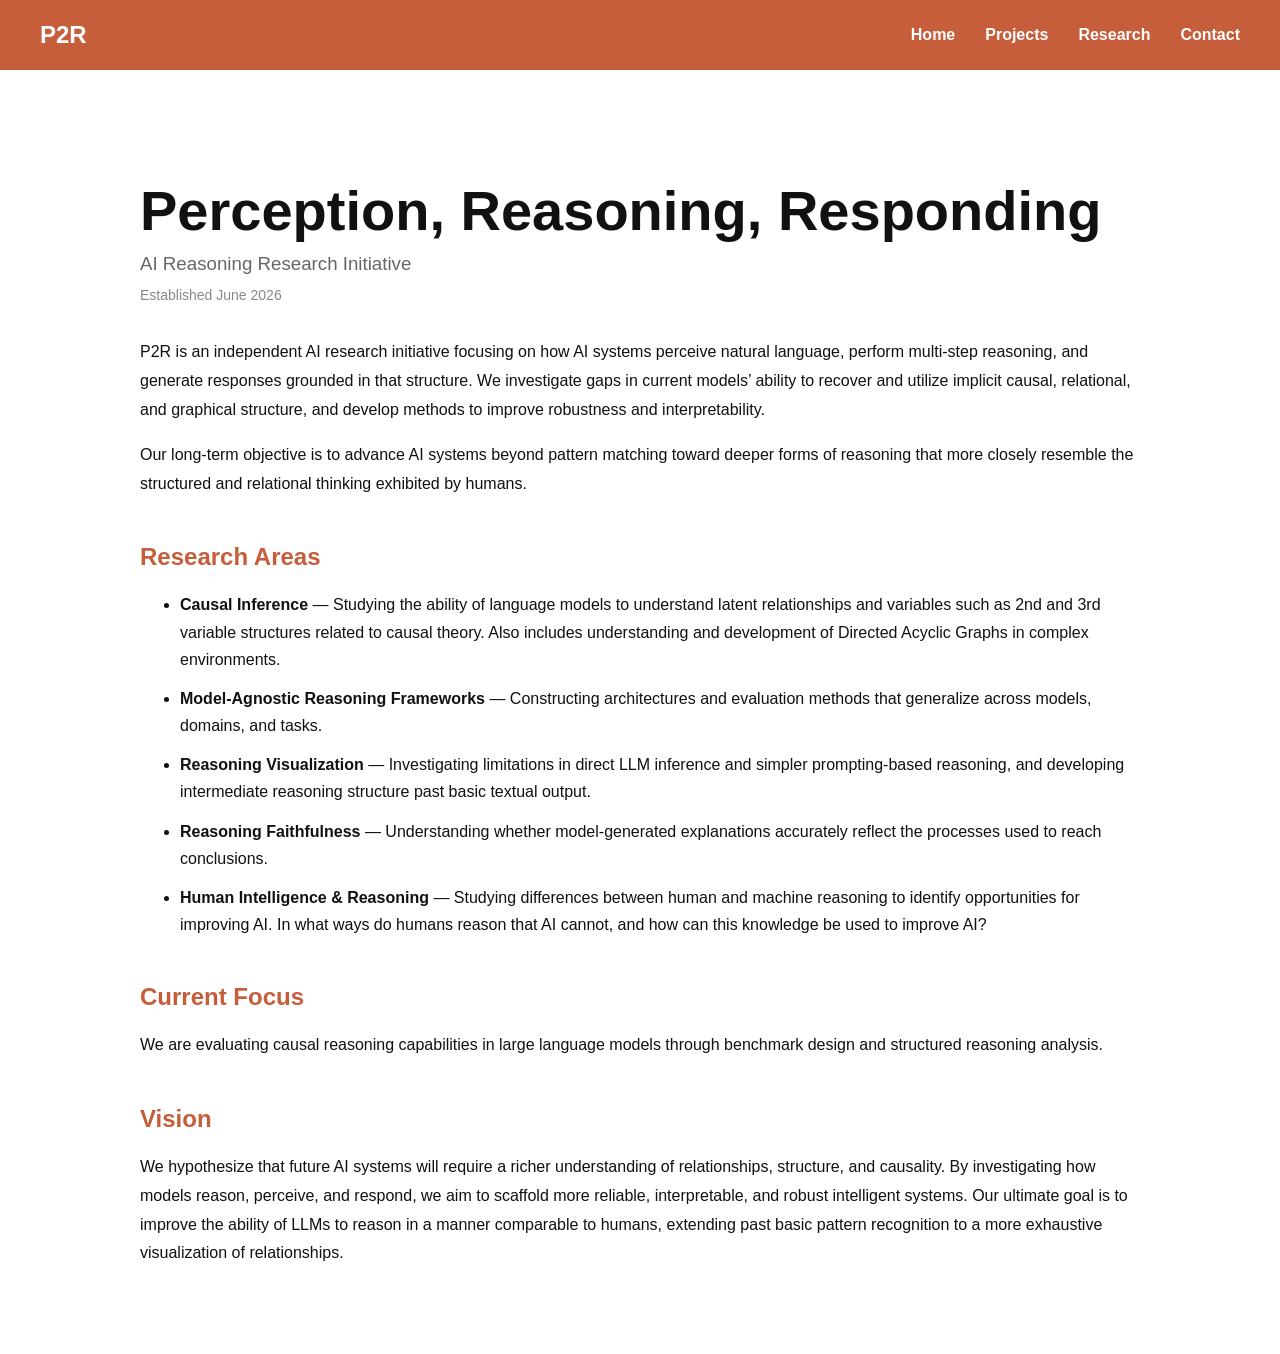
<file: index.html>
<!DOCTYPE html>
<html>
<head>
    <title>P2R Research Lab</title>
    <link rel="stylesheet" href="style.css">
</head>

<body>

<div class="navbar">
    <div class="nav-left">P2R</div>

    <div class="nav-links">
        <a href="index.html">Home</a>
        <a href="projects.html">Projects</a>
        <a href="research.html">Research</a>
        <a href="contact.html">Contact</a>
    </div>
</div>

<div class="container">

    <h1>Perception, Reasoning, Responding</h1>

    <h3>AI Reasoning Research Initiative</h3>

    <p class="established">
    Established June 2026
    </p>
    
    <p class="mission">
        P2R is an independent AI research initiative focusing on how AI systems
        perceive natural language, perform multi-step reasoning, and generate
        responses grounded in that structure. We investigate gaps in current
        models’ ability to recover and utilize implicit causal, relational, and
        graphical structure, and develop methods to improve robustness and
        interpretability.
    </p>

    <p class="goal">
        Our long-term objective is to advance AI systems beyond pattern matching
        toward deeper forms of reasoning that more closely resemble the
        structured and relational thinking exhibited by humans.
    </p>

    <h2>Research Areas</h2>

    <ul>
        <li>
            <b>Causal Inference</b> — Studying the ability of language models
            to understand latent relationships and variables such as 2nd and 3rd 
            variable structures related to causal theory. Also includes understanding and 
            development of Directed Acyclic Graphs
            in complex environments.
        </li>

        <li>
            <b>Model-Agnostic Reasoning Frameworks</b> — Constructing
            architectures and evaluation methods that generalize across models,
            domains, and tasks.
        </li>

        <li>
            <b>Reasoning Visualization</b> — Investigating limitations in 
            direct LLM inference and simpler prompting-based reasoning, and 
            developing intermediate reasoning structure past basic textual output. 
        </li>

        <li>
            <b>Reasoning Faithfulness</b> — Understanding whether
            model-generated explanations accurately reflect the processes used
            to reach conclusions.
        </li>

        <li>
            <b>Human Intelligence & Reasoning</b> — Studying differences
            between human and machine reasoning to identify opportunities for
            improving AI. In what ways do humans reason that AI cannot, and 
            how can this knowledge be used to improve AI? 
        </li>
    </ul>

    <h2>Current Focus</h2>

    <p>
        We are evaluating causal reasoning capabilities in large language models 
        through benchmark design and structured reasoning analysis.
    </p>

    <h2>Vision</h2>

    <p>
        We hypothesize that future AI systems will require a richer understanding of
        relationships, structure, and causality. By investigating how models
        reason, perceive, and respond, we aim to scaffold more reliable,
        interpretable, and robust intelligent systems. Our ultimate goal is 
        to improve the ability of LLMs to reason in a manner comparable to humans, 
        extending past basic pattern recognition to a more exhaustive visualization of relationships.
    </p>

</div>

</body>
</html>
</file>
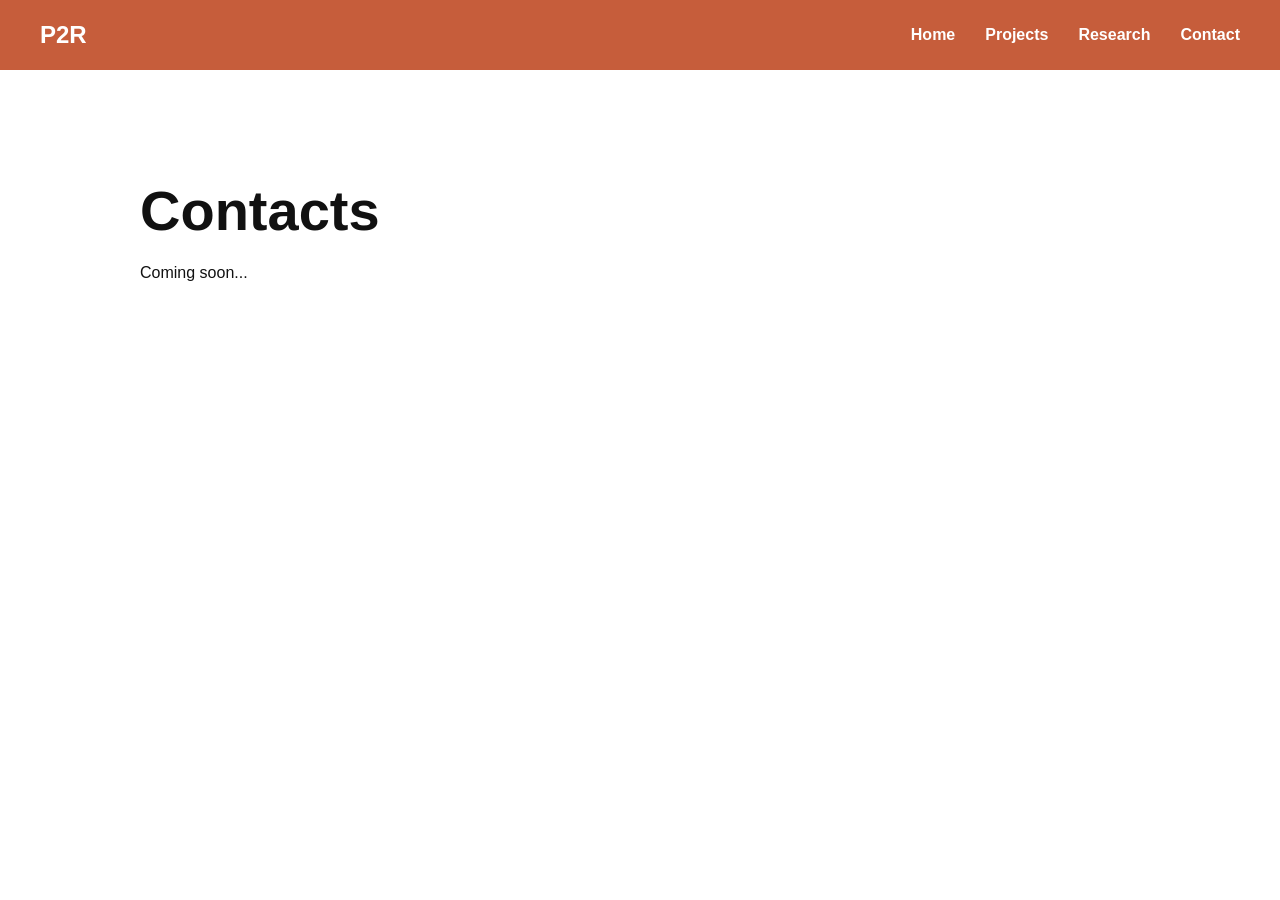
<file: contact.html>
<!DOCTYPE html>
<html>
<head>
    <title>Contacts - P2R</title>
    <link rel="stylesheet" href="style.css">
</head>
<body>

<div class="navbar">
    <div class="nav-left">P2R</div>
    <div class="nav-links">
        <a href="index.html">Home</a>
        <a href="projects.html">Projects</a>
        <a href="research.html">Research</a>
        <a href="contact.html">Contact</a>
    </div>
</div>

<div class="container">
    <h1>Contacts</h1>
    <p>Coming soon...</p>
</div>

</body>
</html>
</file>
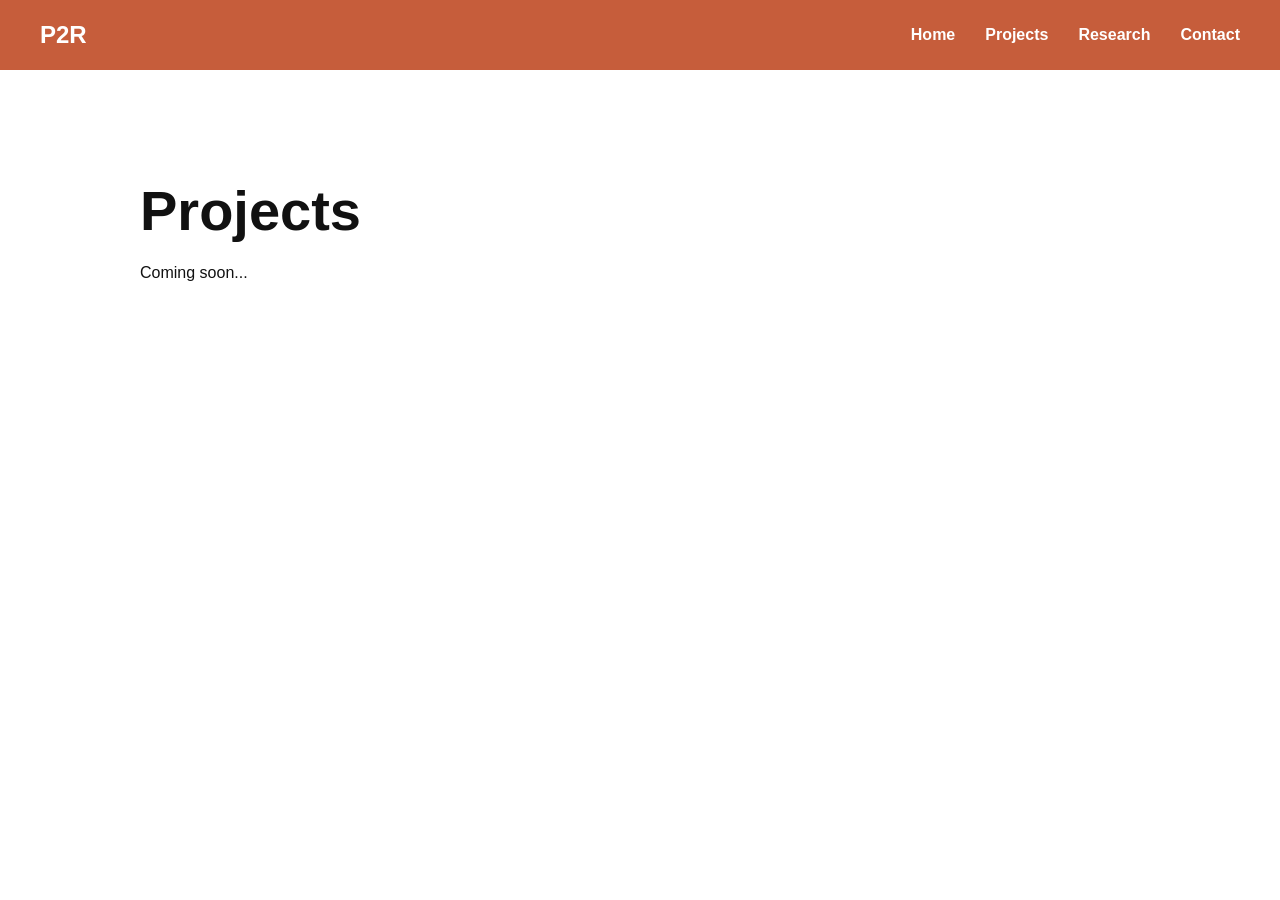
<file: contacts.html>
<!DOCTYPE html>
<html>
<head>
    <title>Contacts - P2R</title>
    <link rel="stylesheet" href="style.css">
</head>
<body>

<div class="navbar">
    <div class="nav-left">P2R</div>
    <div class="nav-links">
        <a href="index.html">Home</a>
        <a href="projects.html">Projects</a>
        <a href="research.html">Research</a>
        <a href="contact.html">Contact</a>
    </div>
</div>

<div class="container">
    <h1>Projects</h1>
    <p>Coming soon...</p>
</div>

</body>
</html>
</file>
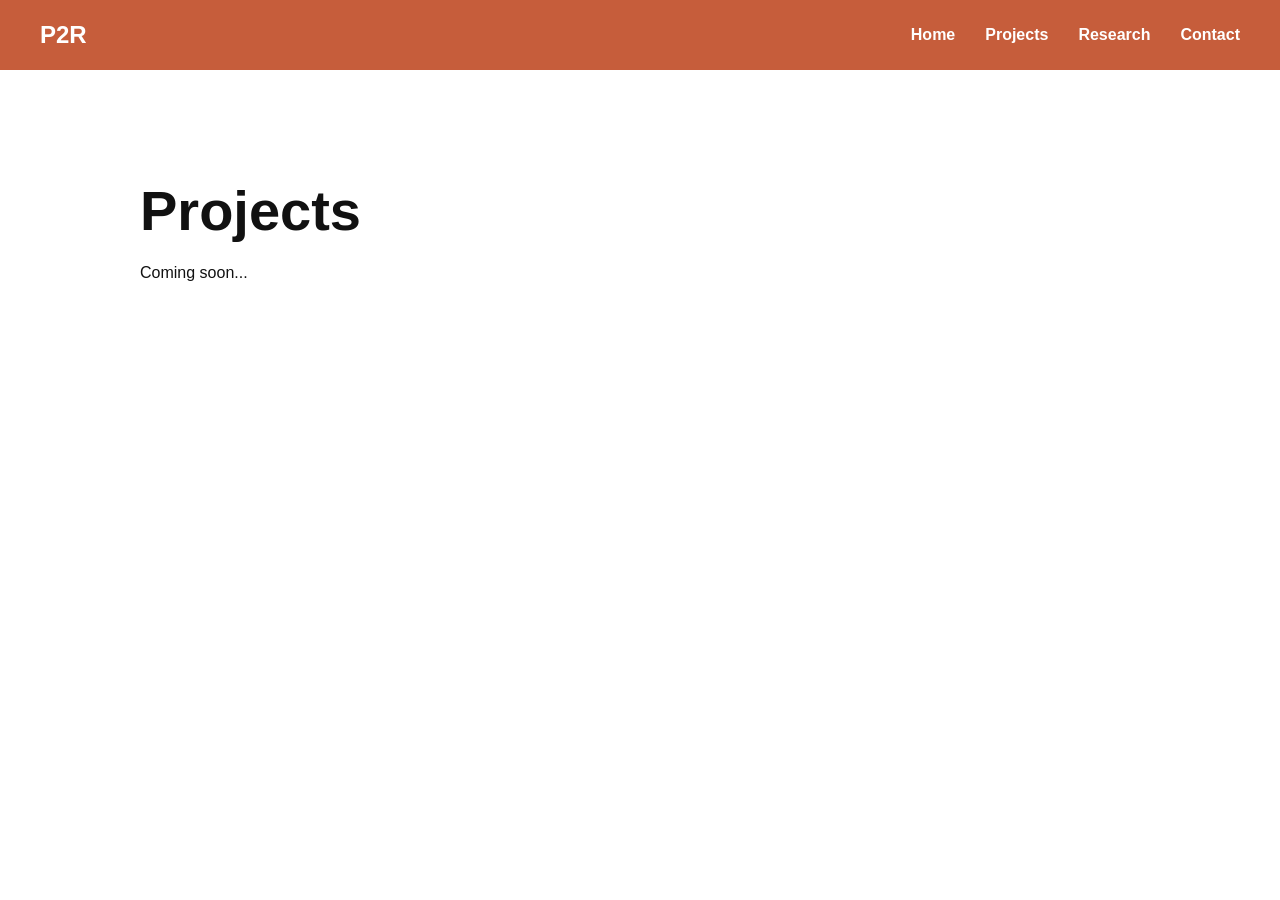
<file: projects.html>
<!DOCTYPE html>
<html>
<head>
    <title>Projects - P2R</title>
    <link rel="stylesheet" href="style.css">
</head>
<body>

<div class="navbar">
    <div class="nav-left">P2R</div>
    <div class="nav-links">
        <a href="index.html">Home</a>
        <a href="projects.html">Projects</a>
        <a href="research.html">Research</a>
        <a href="contact.html">Contact</a>
    </div>
</div>

<div class="container">
    <h1>Projects</h1>
    <p>Coming soon...</p>
</div>

</body>
</html>
</file>
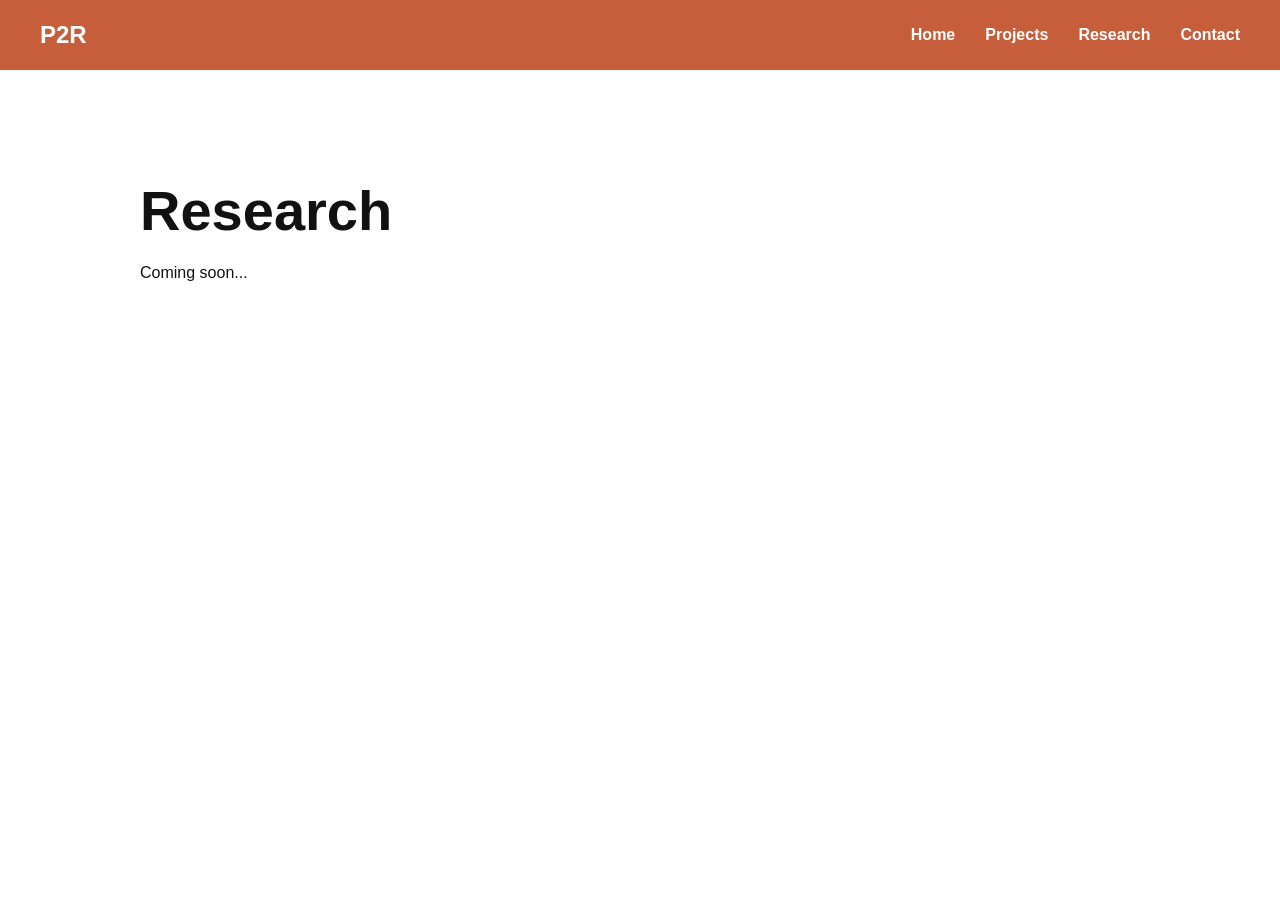
<file: research.html>
<!DOCTYPE html>
<html>
<head>
    <title>Research - P2R</title>
    <link rel="stylesheet" href="style.css">
</head>
<body>

<div class="navbar">
    <div class="nav-left">P2R</div>
    <div class="nav-links">
        <a href="index.html">Home</a>
        <a href="projects.html">Projects</a>
        <a href="research.html">Research</a>
        <a href="contact.html">Contact</a>
    </div>
</div>

<div class="container">
    <h1>Research</h1>
    <p>Coming soon...</p>
</div>

</body>
</html>
</file>
<file: style.css>
body {
    margin: 0;
    font-family: Arial, sans-serif;
    background-color: #ffffff;
    color: #111111;
}

.navbar {
    background-color: #c65d3b;

    width: 100%;
    height: 70px;

    display: flex;
    justify-content: space-between;
    align-items: center;

    padding: 0 40px;
    box-sizing: border-box;
}

.nav-left {
    font-size: 24px;
    font-weight: bold;
    color: white;
}

.nav-links {
    display: flex;
    gap: 30px;
}

.nav-links a {
    color: white;
    text-decoration: none;
    font-weight: bold;
    transition: opacity 0.2s ease;
}

.nav-links a:hover {
    opacity: 0.75;
}

.container {
    max-width: 1000px;
    margin: auto;
    padding: 70px 40px;
}

h1 {
    font-size: 56px;
    margin-bottom: 10px;
    color: #111111;
}

h2 {
    color: #c65d3b;
    margin-top: 45px;
}

h3 {
    color: #666666;
    font-weight: normal;
    margin-top: 0;
}

p {
    line-height: 1.8;
}

li {
    line-height: 1.7;
    margin-bottom: 12px;
}

.established {
    color: #888888;
    font-size: 14px;
    margin-top: -10px;
    margin-bottom: 30px;
}
</file>
